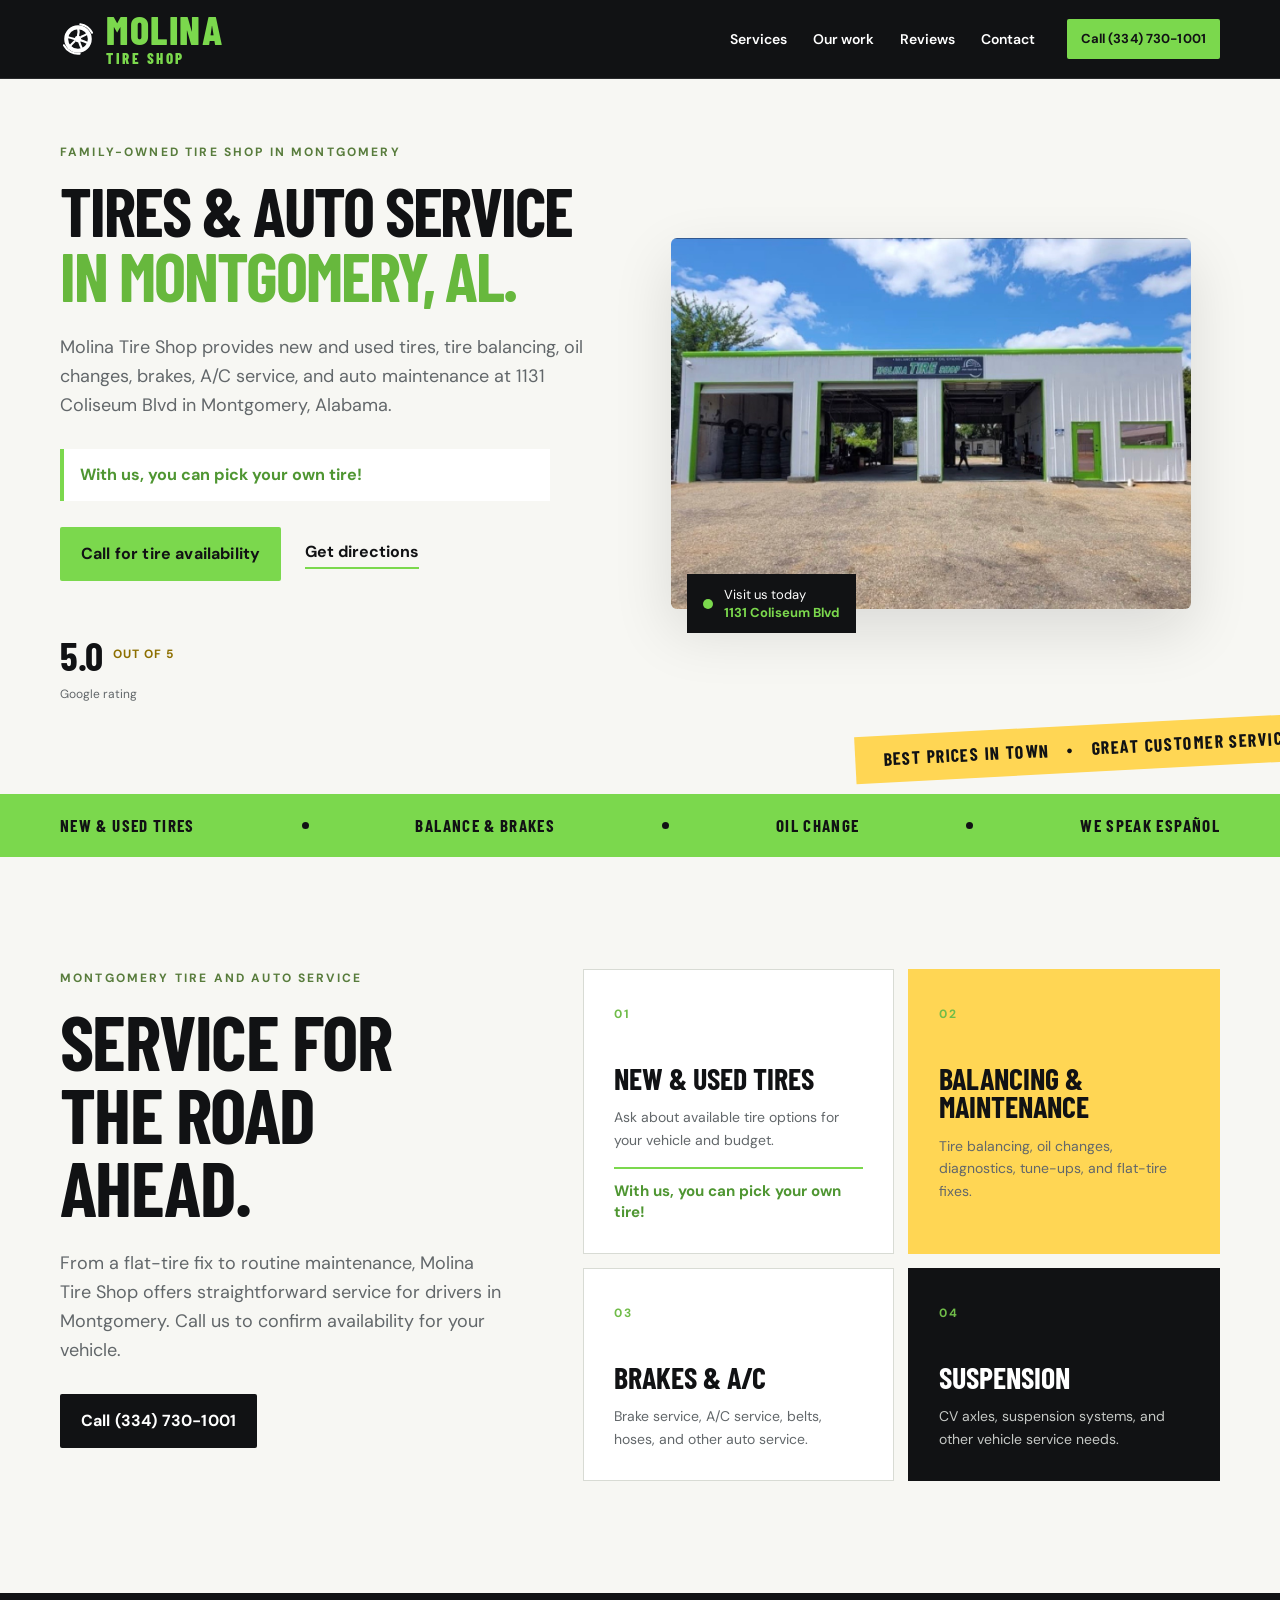
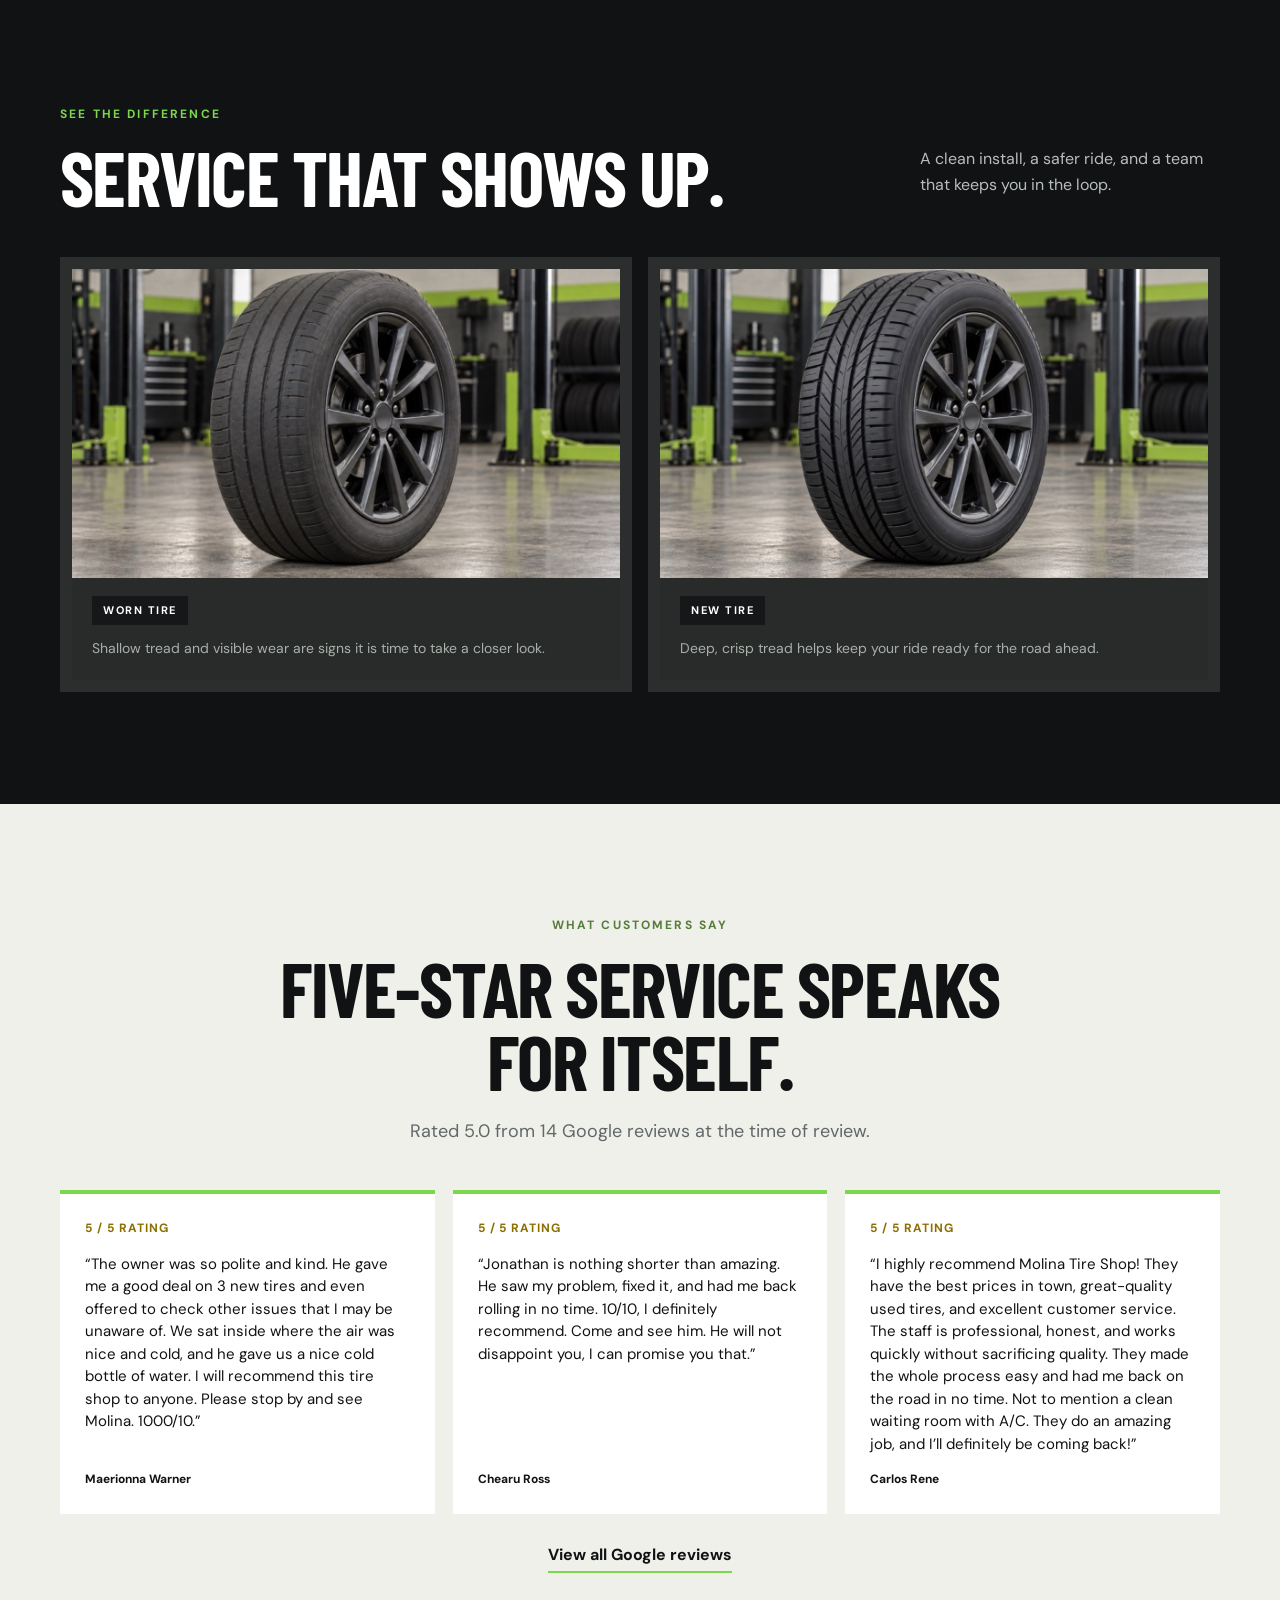
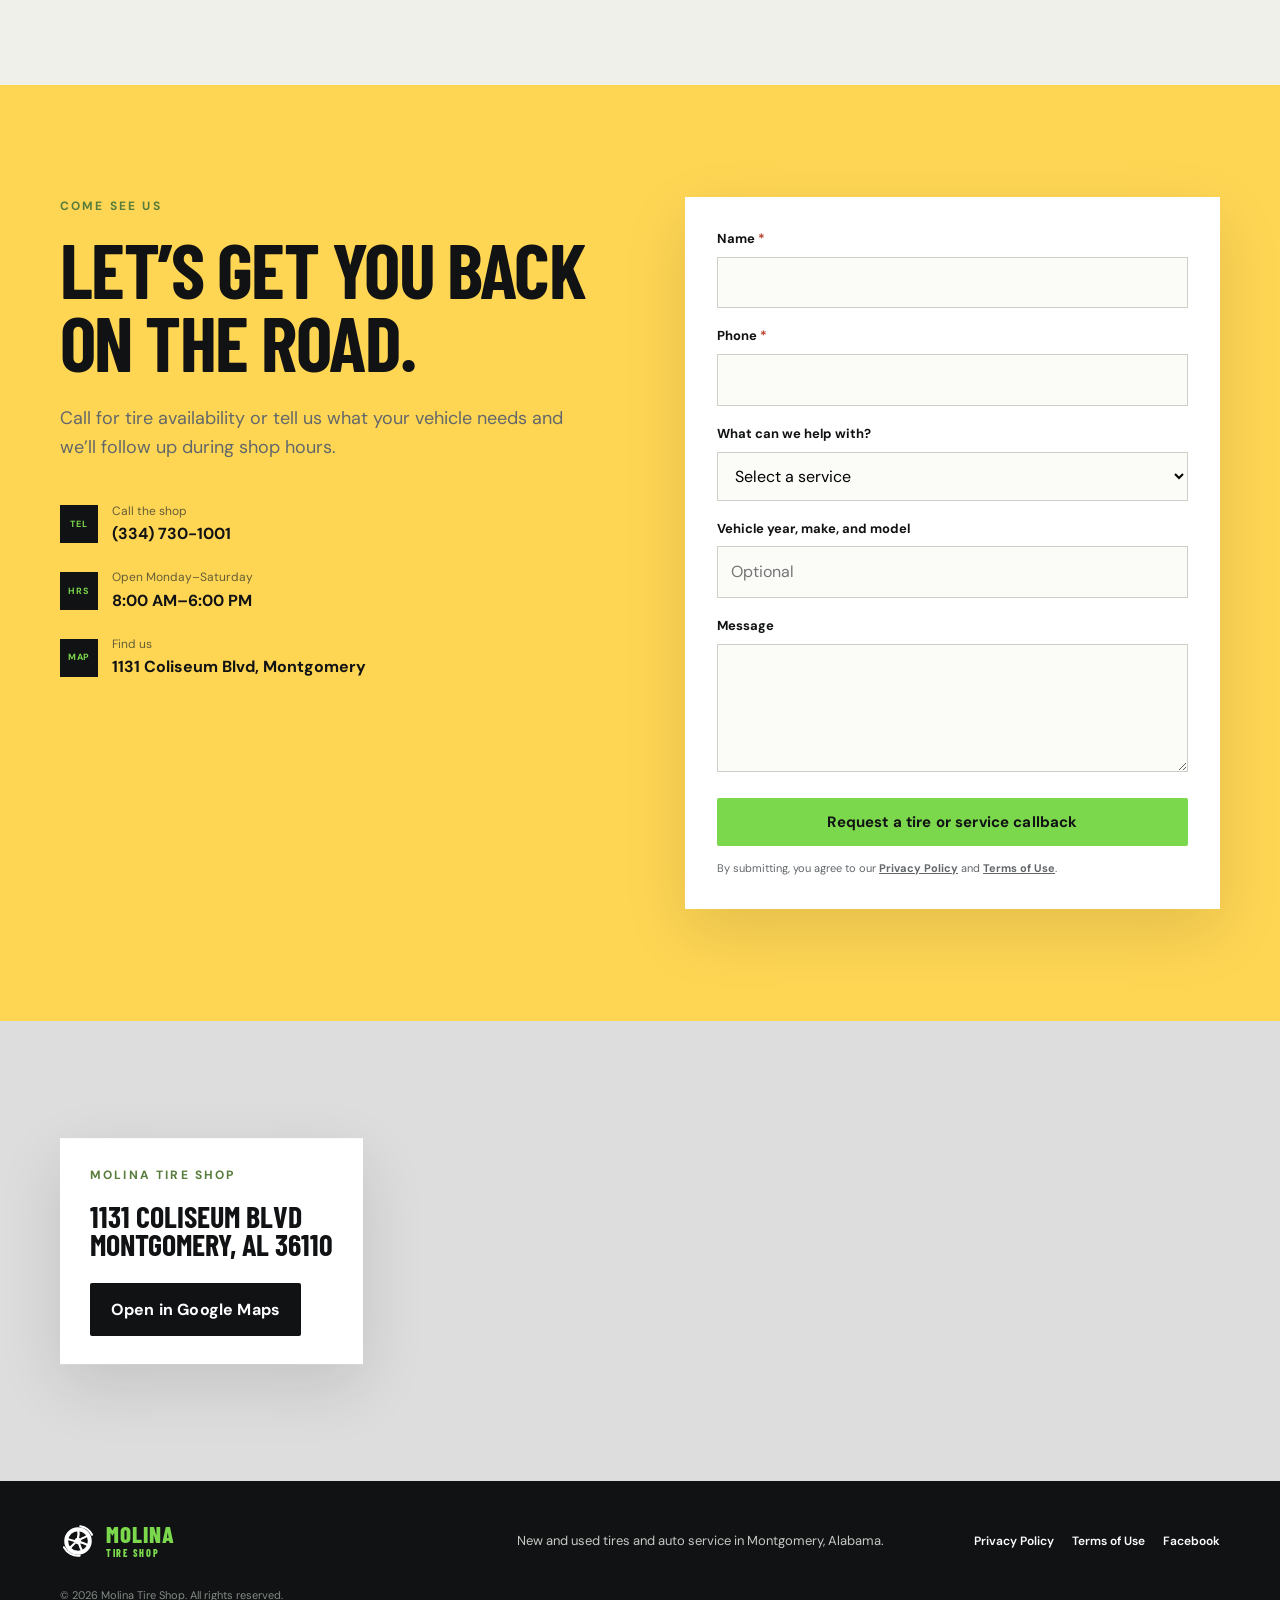
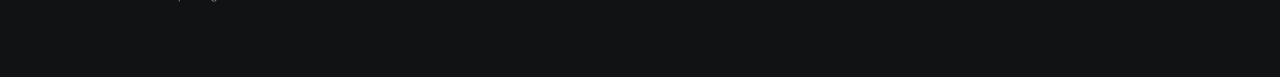
<file: index.html>
<!doctype html>
<html lang="en">
<head>
  <meta charset="utf-8">
  <meta name="viewport" content="width=device-width, initial-scale=1">
  <meta name="description" content="Molina Tire Shop provides new and used tires, tire balancing, oil changes, brakes, A/C service, and auto maintenance in Montgomery, AL. Call (334) 730-1001.">
  <meta name="robots" content="index, follow">
  <link rel="canonical" href="https://molinatireshop.com/">
  <meta property="og:type" content="website">
  <meta property="og:site_name" content="Molina Tire Shop">
  <meta property="og:title" content="Tires &amp; Auto Service in Montgomery, AL | Molina Tire Shop">
  <meta property="og:description" content="New and used tires, tire balancing, oil changes, brakes, A/C service, and auto maintenance in Montgomery, Alabama.">
  <meta property="og:url" content="https://molinatireshop.com/">
  <meta property="og:image" content="https://molinatireshop.com/images/molina-tire-shop-building.jpg">
  <meta property="og:image:alt" content="Molina Tire Shop building in Montgomery, Alabama">
  <meta name="twitter:card" content="summary">
  <meta name="twitter:title" content="Tires &amp; Auto Service in Montgomery, AL | Molina Tire Shop">
  <meta name="twitter:description" content="New and used tires, tire balancing, oil changes, brakes, A/C service, and auto maintenance in Montgomery, Alabama.">
  <meta name="twitter:image" content="https://molinatireshop.com/images/molina-tire-shop-building.jpg">
  <meta name="twitter:image:alt" content="Molina Tire Shop building in Montgomery, Alabama">
  <title>Tires &amp; Auto Service in Montgomery, AL | Molina Tire Shop</title>
  <link rel="preconnect" href="https://fonts.googleapis.com">
  <link rel="preconnect" href="https://fonts.gstatic.com" crossorigin>
  <link href="https://fonts.googleapis.com/css2?family=Barlow+Condensed:wght@500;600;700;800&family=DM+Sans:wght@400;500;600;700&display=swap" rel="stylesheet">
  <link rel="stylesheet" href="styles.css">
  <script type="application/ld+json">
  {
    "@context": "https://schema.org",
    "@type": "AutoRepair",
    "name": "Molina Tire Shop",
    "description": "New and used tires and dependable auto service in Montgomery, Alabama.",
    "url": "https://molinatireshop.com/",
    "image": "https://molinatireshop.com/images/molina-tire-shop-building.jpg",
    "logo": "https://molinatireshop.com/images/molina-tire-shop-logo.jpg",
    "telephone": "+1-334-730-1001",
    "address": {
      "@type": "PostalAddress",
      "streetAddress": "1131 Coliseum Blvd",
      "addressLocality": "Montgomery",
      "addressRegion": "AL",
      "postalCode": "36110",
      "addressCountry": "US"
    },
    "geo": {
      "@type": "GeoCoordinates",
      "latitude": 32.4066449,
      "longitude": -86.2657118
    },
    "hasMap": "https://www.google.com/maps/search/?api=1&query=32.4066449,-86.2657118",
    "areaServed": "Montgomery, Alabama",
    "openingHoursSpecification": [{
      "@type": "OpeningHoursSpecification",
      "dayOfWeek": ["Monday", "Tuesday", "Wednesday", "Thursday", "Friday", "Saturday"],
      "opens": "08:00",
      "closes": "18:00"
    }],
    "sameAs": ["https://www.facebook.com/p/Molina-Tire-Shop-61576370069839/"]
  }
  </script>
</head>
<body>
  <a class="skip-link" href="#main">Skip to content</a>
  <header class="site-header">
    <div class="container nav-wrap">
      <a class="brand" href="#top" aria-label="Molina Tire Shop home"><span class="brand-mark" aria-hidden="true"><svg viewBox="0 0 32 32" focusable="false"><circle cx="16" cy="16" r="10.5" fill="none" stroke="currentColor" stroke-width="3.5"/><circle cx="16" cy="16" r="2.8" fill="currentColor"/><path d="M16 5.5q1 4 0 7.5M25 11q-3.5 2-6 3M25.5 20q-4-2-7.5-3M20 25.5q-2-3.5-3-7M8 24q2-3.5 5-6M5.5 14q4 1 7.5 2" fill="none" stroke="currentColor" stroke-width="2" stroke-linecap="round"/><path d="M3.5 21.5a14 14 0 0 0 14 7.5M28.5 10.5A14 14 0 0 0 18 2.8" fill="none" stroke="currentColor" stroke-width="1.8" stroke-linecap="round"/></svg></span><span>MOLINA<small>TIRE SHOP</small></span></a>
      <nav class="main-nav" aria-label="Primary navigation">
        <a href="#services">Services</a><a href="#results">Our work</a><a href="#reviews">Reviews</a><a href="#contact">Contact</a>
      </nav>
      <a class="button button-small button-lime" href="tel:+13347301001">Call (334) 730-1001</a>
    </div>
  </header>

  <main id="main">
    <section class="hero" id="top">
      <div class="hero-grid container">
        <div class="hero-copy">
          <p class="eyebrow">Family-owned tire shop in Montgomery</p>
          <h1>Tires &amp; auto service<br><span>in Montgomery, AL.</span></h1>
          <p class="hero-lede">Molina Tire Shop provides new and used tires, tire balancing, oil changes, brakes, A/C service, and auto maintenance at 1131 Coliseum Blvd in Montgomery, Alabama.</p>
          <p class="hero-tire-choice"><strong>With us, you can pick your own tire!</strong></p>
          <div class="hero-actions"><a class="button button-primary" href="tel:+13347301001">Call for tire availability</a><a class="text-link" href="https://www.google.com/maps/place/Molina+Tire+Shop/@32.4066449,-86.2657118,818m/data=!3m1!1e3!4m8!3m7!1s0x888e8fbb69a95941:0x6019c514ec66f010!8m2!3d32.4066449!4d-86.2657118!9m1!1b1!16s%2Fg%2F11xfs0sfp1?entry=ttu&amp;g_ep=EgoyMDI2MTAyOC4wIKXMDSoASAFQAw%3D%3D" target="_blank" rel="noopener noreferrer">Get directions</a></div>
          <div class="hero-proof"><div><strong>5.0</strong><span class="rating">out of 5</span><small>Google rating</small></div></div>
        </div>
        <div class="hero-photo-wrap"><div class="hero-photo-frame"><img class="hero-photo" src="images/molina-tire-shop-building.jpg" alt="Molina Tire Shop building in Montgomery, Alabama" width="1800" height="839" fetchpriority="high" decoding="async"></div><div class="photo-note"><span class="photo-dot"></span><span>Visit us today<br><strong>1131 Coliseum Blvd</strong></span></div></div>
      </div>
      <div class="tape tape-yellow">BEST PRICES IN TOWN <span>•</span> GREAT CUSTOMER SERVICE</div>
    </section>

    <section class="service-strip" aria-label="Shop highlights"><div class="container strip-grid"><span>NEW &amp; USED TIRES</span><i></i><span>BALANCE &amp; BRAKES</span><i></i><span>OIL CHANGE</span><i></i><span>WE SPEAK ESPAÑOL</span></div></section>

    <section class="section services-section" id="services"><div class="container section-grid"><div><p class="eyebrow">Montgomery tire and auto service</p><h2>Service for the road ahead.</h2><p class="section-lede">From a flat-tire fix to routine maintenance, Molina Tire Shop offers straightforward service for drivers in Montgomery. Call us to confirm availability for your vehicle.</p><a class="button button-dark" href="tel:+13347301001">Call (334) 730-1001</a></div><div class="service-cards"><article class="service-card"><span class="service-number">01</span><h3>New &amp; used tires</h3><p>Ask about available tire options for your vehicle and budget.</p><p class="card-choice-note"><strong>With us, you can pick your own tire!</strong></p></article><article class="service-card service-card-accent"><span class="service-number">02</span><h3>Balancing &amp; maintenance</h3><p>Tire balancing, oil changes, diagnostics, tune-ups, and flat-tire fixes.</p></article><article class="service-card"><span class="service-number">03</span><h3>Brakes &amp; A/C</h3><p>Brake service, A/C service, belts, hoses, and other auto service.</p></article><article class="service-card service-card-dark"><span class="service-number">04</span><h3>Suspension</h3><p>CV axles, suspension systems, and other vehicle service needs.</p></article></div></div></section>

    <section class="section results-section" id="results"><div class="container"><div class="section-heading-row"><div><p class="eyebrow">See the difference</p><h2>Service that shows up.</h2></div><p class="heading-aside">A clean install, a safer ride, and a team that keeps you in the loop.</p></div><div class="tire-comparison"><article class="tire-card"><img src="assets/worn-tire-service.jpg" alt="Worn tire with shallow tread at Molina Tire Shop" width="1200" height="675" loading="lazy" decoding="async"><div><span class="compare-label">Worn tire</span><p>Shallow tread and visible wear are signs it is time to take a closer look.</p></div></article><article class="tire-card"><img src="assets/new-tire-service.jpg" alt="New tire with deep, crisp tread at Molina Tire Shop" width="1200" height="675" loading="lazy" decoding="async"><div><span class="compare-label">New tire</span><p>Deep, crisp tread helps keep your ride ready for the road ahead.</p></div></article></div></div></section>

    <section class="section reviews-section" id="reviews"><div class="container reviews-wrap"><div class="reviews-heading"><p class="eyebrow">What customers say</p><h2>Five-star service speaks for itself.</h2><p class="section-lede">Rated 5.0 from 14 Google reviews at the time of review.</p></div><div class="review-cards"><blockquote><div class="rating">5 / 5 rating</div><p>“The owner was so polite and kind. He gave me a good deal on 3 new tires and even offered to check other issues that I may be unaware of. We sat inside where the air was nice and cold, and he gave us a nice cold bottle of water. I will recommend this tire shop to anyone. Please stop by and see Molina. 1000/10.”</p><cite>Maerionna Warner</cite></blockquote><blockquote><div class="rating">5 / 5 rating</div><p>“Jonathan is nothing shorter than amazing. He saw my problem, fixed it, and had me back rolling in no time. 10/10, I definitely recommend. Come and see him. He will not disappoint you, I can promise you that.”</p><cite>Chearu Ross</cite></blockquote><blockquote><div class="rating">5 / 5 rating</div><p>“I highly recommend Molina Tire Shop! They have the best prices in town, great-quality used tires, and excellent customer service. The staff is professional, honest, and works quickly without sacrificing quality. They made the whole process easy and had me back on the road in no time. Not to mention a clean waiting room with A/C. They do an amazing job, and I’ll definitely be coming back!”</p><cite>Carlos Rene</cite></blockquote></div><a class="text-link reviews-link" href="https://www.google.com/maps/place/Molina+Tire+Shop/@32.4066449,-86.2657118,818m/data=!3m1!1e3!4m8!3m7!1s0x888e8fbb69a95941:0x6019c514ec66f010!8m2!3d32.4066449!4d-86.2657118!9m1!1b1!16s%2Fg%2F11xfs0sfp1?entry=ttu&amp;g_ep=EgoyMDI2MTAyOC4wIKXMDSoASAFQAw%3D%3D" target="_blank" rel="noopener noreferrer">View all Google reviews</a></div></section>

    <section class="section visit-section" id="contact"><div class="container contact-grid"><div class="contact-copy"><p class="eyebrow">Come see us</p><h2>Let’s get you back on the road.</h2><p class="section-lede">Call for tire availability or tell us what your vehicle needs and we’ll follow up during shop hours.</p><div class="contact-details"><a href="tel:+13347301001"><span class="detail-icon">TEL</span><span><small>Call the shop</small><strong>(334) 730-1001</strong></span></a><div><span class="detail-icon">HRS</span><span><small>Open Monday–Saturday</small><strong>8:00 AM–6:00 PM</strong></span></div><a href="https://www.google.com/maps/place/Molina+Tire+Shop/@32.4066449,-86.2657118,818m/data=!3m1!1e3!4m8!3m7!1s0x888e8fbb69a95941:0x6019c514ec66f010!8m2!3d32.4066449!4d-86.2657118!9m1!1b1!16s%2Fg%2F11xfs0sfp1?entry=ttu&amp;g_ep=EgoyMDI2MTAyOC4wIKXMDSoASAFQAw%3D%3D" target="_blank" rel="noopener noreferrer"><span class="detail-icon">MAP</span><span><small>Find us</small><strong>1131 Coliseum Blvd, Montgomery</strong></span></a></div></div><form class="lead-form" name="contact" method="POST" data-netlify="true" data-netlify-honeypot="bot-field" netlify-honeypot="bot-field" accept-charset="UTF-8" action="/thank-you.html"><input type="hidden" name="form-name" value="contact"><p class="hidden"><label>Don’t fill this out if you’re human: <input name="bot-field" tabindex="-1" autocomplete="off"></label></p><div class="form-row"><label for="name">Name <span>*</span></label><input id="name" name="name" type="text" autocomplete="name" required></div><div class="form-row"><label for="phone">Phone <span>*</span></label><input id="phone" name="phone" type="tel" autocomplete="tel" required></div><div class="form-row"><label for="service">What can we help with?</label><select id="service" name="service"><option value="">Select a service</option><option value="New or used tires">New or used tires</option><option value="Balance or flat tire">Balance or flat tire</option><option value="Oil change or maintenance">Oil change or maintenance</option><option value="Brakes or A/C service">Brakes or A/C service</option><option value="Something else">Something else</option></select></div><div class="form-row"><label for="vehicle">Vehicle year, make, and model</label><input id="vehicle" name="vehicle" type="text" autocomplete="off" placeholder="Optional"></div><div class="form-row"><label for="message">Message</label><textarea id="message" name="message" rows="4"></textarea></div><button class="button button-primary button-full" type="submit">Request a tire or service callback</button><p class="form-fineprint">By submitting, you agree to our <a href="privacy.html">Privacy Policy</a> and <a href="terms.html">Terms of Use</a>.</p></form></div></section>

    <section class="map-section"><iframe title="Map showing Molina Tire Shop in Montgomery, Alabama" src="https://www.google.com/maps?q=Molina+Tire+Shop,+1131+Coliseum+Blvd,+Montgomery,+AL+36110&output=embed" loading="lazy" referrerpolicy="no-referrer-when-downgrade"></iframe><div class="map-card"><p class="eyebrow">Molina Tire Shop</p><h3>1131 Coliseum Blvd<br>Montgomery, AL 36110</h3><a class="button button-dark" href="https://www.google.com/maps/place/Molina+Tire+Shop/@32.4066449,-86.2657118,818m/data=!3m1!1e3!4m8!3m7!1s0x888e8fbb69a95941:0x6019c514ec66f010!8m2!3d32.4066449!4d-86.2657118!9m1!1b1!16s%2Fg%2F11xfs0sfp1?entry=ttu&amp;g_ep=EgoyMDI2MTAyOC4wIKXMDSoASAFQAw%3D%3D" target="_blank" rel="noopener noreferrer">Open in Google Maps</a></div></section>
  </main>

  <footer class="site-footer"><div class="container footer-wrap"><a class="brand brand-footer" href="#top"><span class="brand-mark" aria-hidden="true"><svg viewBox="0 0 32 32" focusable="false"><circle cx="16" cy="16" r="10.5" fill="none" stroke="currentColor" stroke-width="3.5"/><circle cx="16" cy="16" r="2.8" fill="currentColor"/><path d="M16 5.5q1 4 0 7.5M25 11q-3.5 2-6 3M25.5 20q-4-2-7.5-3M20 25.5q-2-3.5-3-7M8 24q2-3.5 5-6M5.5 14q4 1 7.5 2" fill="none" stroke="currentColor" stroke-width="2" stroke-linecap="round"/><path d="M3.5 21.5a14 14 0 0 0 14 7.5M28.5 10.5A14 14 0 0 0 18 2.8" fill="none" stroke="currentColor" stroke-width="1.8" stroke-linecap="round"/></svg></span><span>MOLINA<small>TIRE SHOP</small></span></a><p>New and used tires and auto service in Montgomery, Alabama.</p><div class="footer-links"><a href="privacy.html">Privacy Policy</a><a href="terms.html">Terms of Use</a><a href="https://www.facebook.com/p/Molina-Tire-Shop-61576370069839/" target="_blank" rel="noopener noreferrer">Facebook</a></div><small class="copyright">© 2026 Molina Tire Shop. All rights reserved.</small></div></footer>
  <a class="mobile-call" href="tel:+13347301001"><span class="phone-icon">TEL</span><span>Call now</span><strong>(334) 730-1001</strong></a>
</body>
</html>
</file>
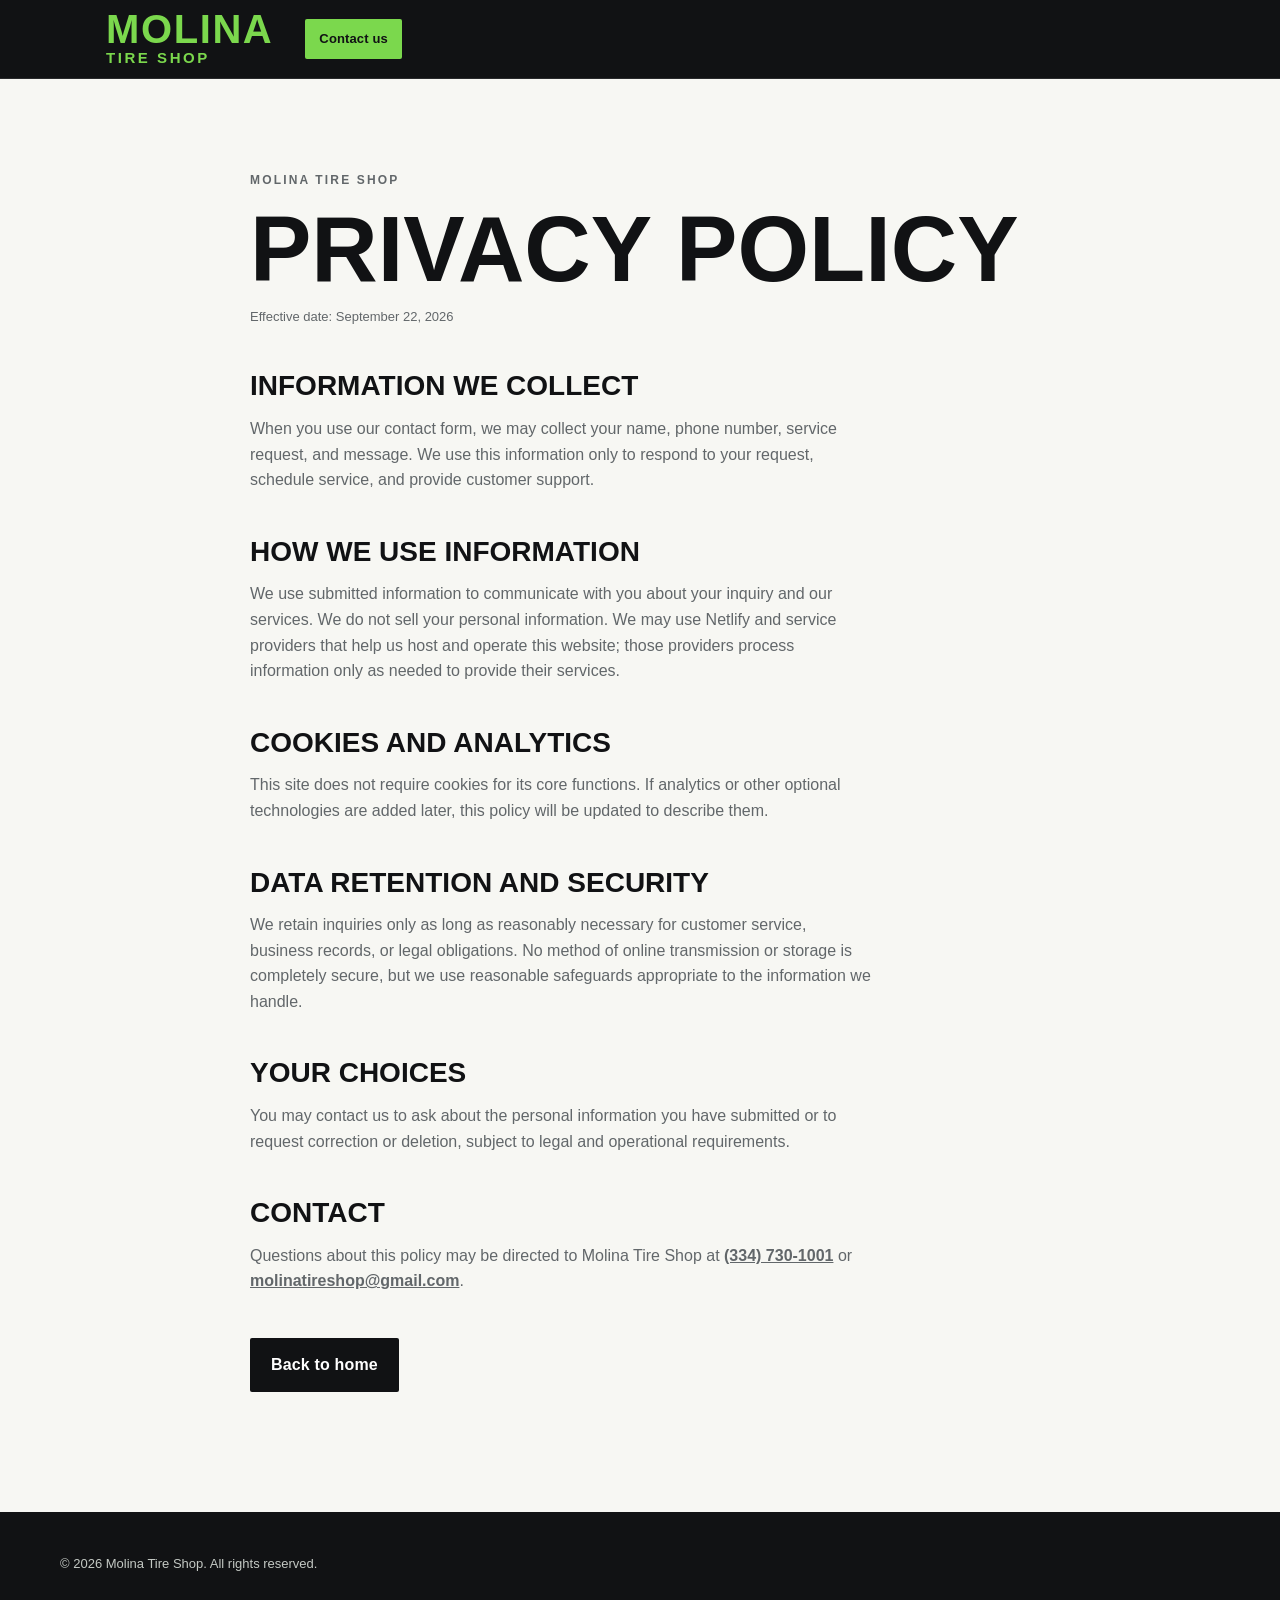
<file: privacy.html>
<!doctype html><html lang="en"><head><meta charset="utf-8"><meta name="viewport" content="width=device-width, initial-scale=1"><title>Privacy Policy | Molina Tire Shop</title><link rel="stylesheet" href="styles.css"></head><body><header class="site-header"><div class="container nav-wrap"><a class="brand" href="index.html"><span class="brand-mark">»</span><span>MOLINA<small>TIRE SHOP</small></span></a><a class="button button-small button-lime" href="index.html#contact">Contact us</a></div></header><main class="legal-page"><div class="container legal-copy"><p class="eyebrow">Molina Tire Shop</p><h1>Privacy Policy</h1><p class="legal-date">Effective date: September 22, 2026</p><h2>Information we collect</h2><p>When you use our contact form, we may collect your name, phone number, service request, and message. We use this information only to respond to your request, schedule service, and provide customer support.</p><h2>How we use information</h2><p>We use submitted information to communicate with you about your inquiry and our services. We do not sell your personal information. We may use Netlify and service providers that help us host and operate this website; those providers process information only as needed to provide their services.</p><h2>Cookies and analytics</h2><p>This site does not require cookies for its core functions. If analytics or other optional technologies are added later, this policy will be updated to describe them.</p><h2>Data retention and security</h2><p>We retain inquiries only as long as reasonably necessary for customer service, business records, or legal obligations. No method of online transmission or storage is completely secure, but we use reasonable safeguards appropriate to the information we handle.</p><h2>Your choices</h2><p>You may contact us to ask about the personal information you have submitted or to request correction or deletion, subject to legal and operational requirements.</p><h2>Contact</h2><p>Questions about this policy may be directed to Molina Tire Shop at <a href="tel:+13347301001">(334) 730-1001</a> or <a href="mailto:molinatireshop@gmail.com">molinatireshop@gmail.com</a>.</p><a class="button button-dark" href="index.html">Back to home</a></div></main><footer class="site-footer"><div class="container footer-wrap"><p>© 2026 Molina Tire Shop. All rights reserved.</p></div></footer></body></html>
</file>
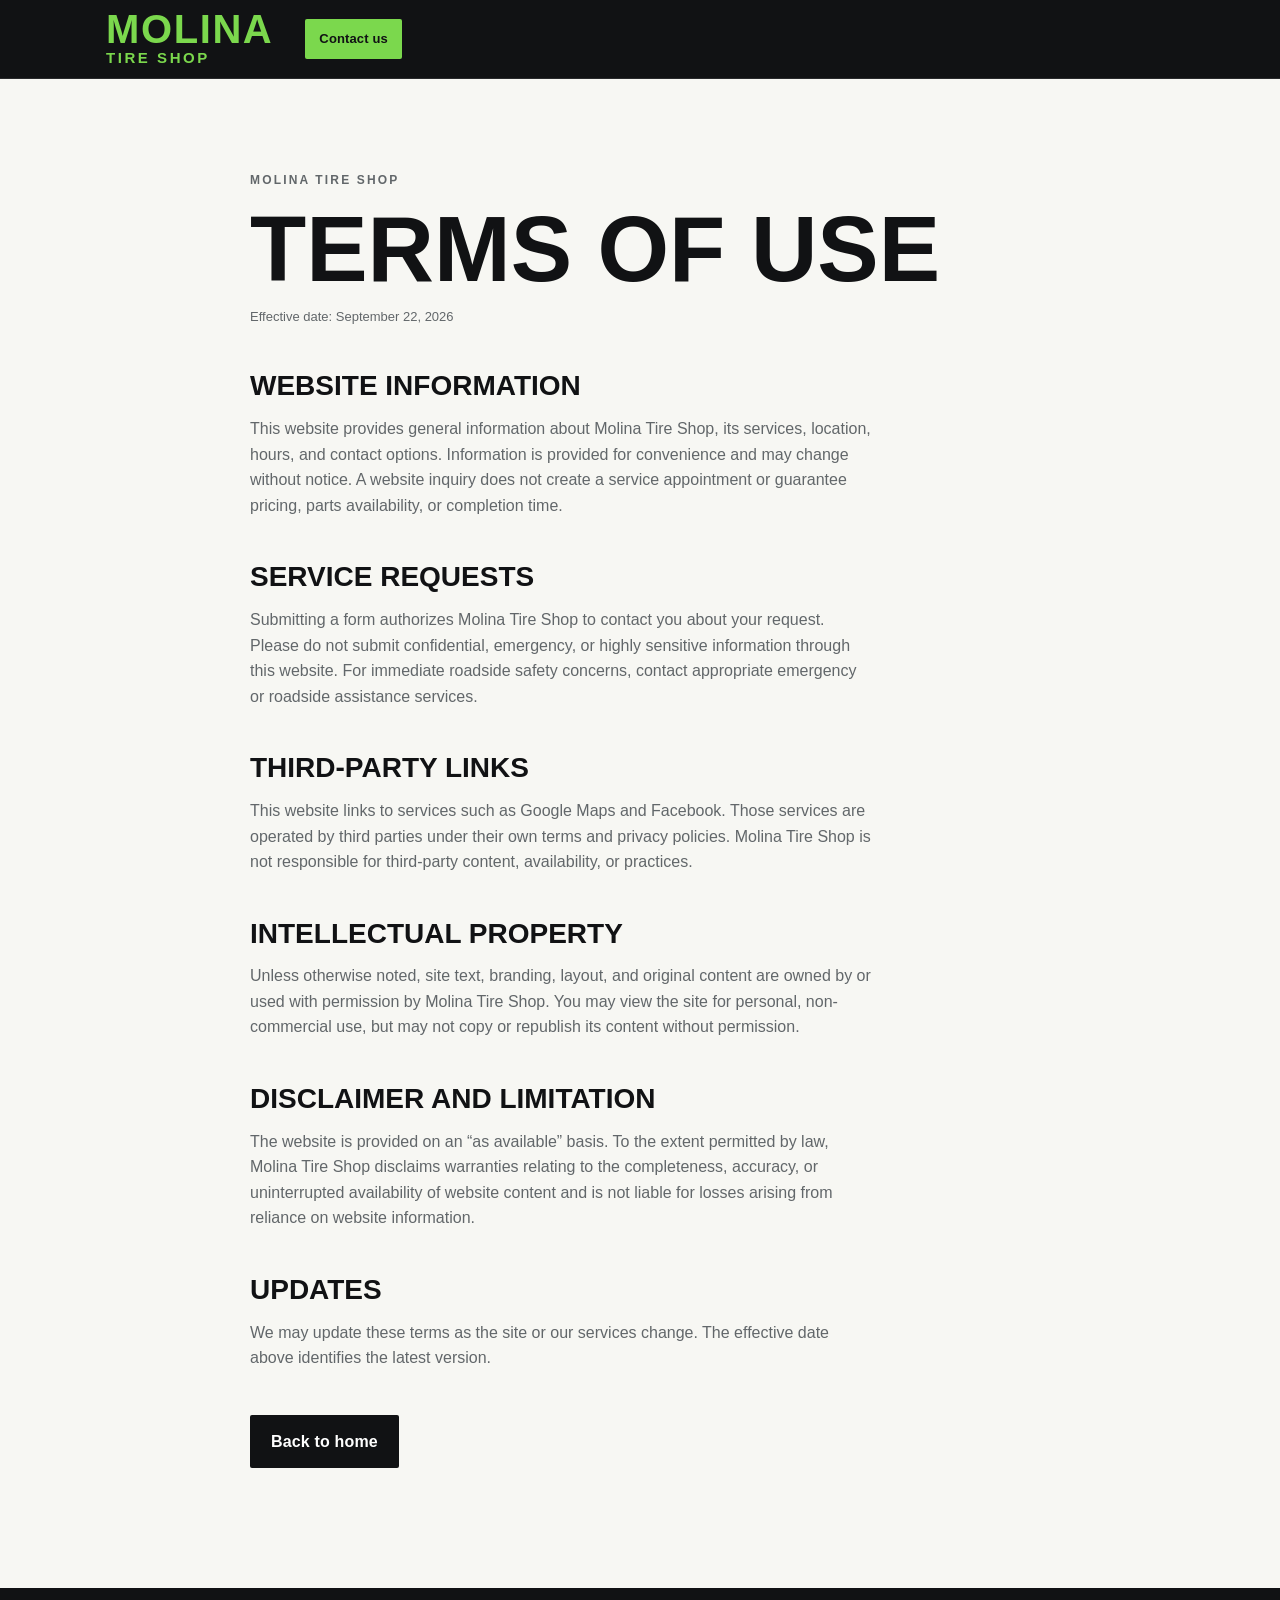
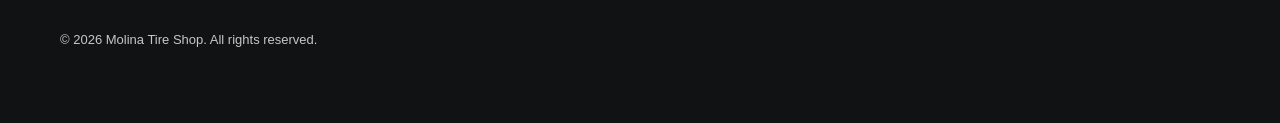
<file: terms.html>
<!doctype html><html lang="en"><head><meta charset="utf-8"><meta name="viewport" content="width=device-width, initial-scale=1"><title>Terms of Use | Molina Tire Shop</title><link rel="stylesheet" href="styles.css"></head><body><header class="site-header"><div class="container nav-wrap"><a class="brand" href="index.html"><span class="brand-mark">»</span><span>MOLINA<small>TIRE SHOP</small></span></a><a class="button button-small button-lime" href="index.html#contact">Contact us</a></div></header><main class="legal-page"><div class="container legal-copy"><p class="eyebrow">Molina Tire Shop</p><h1>Terms of Use</h1><p class="legal-date">Effective date: September 22, 2026</p><h2>Website information</h2><p>This website provides general information about Molina Tire Shop, its services, location, hours, and contact options. Information is provided for convenience and may change without notice. A website inquiry does not create a service appointment or guarantee pricing, parts availability, or completion time.</p><h2>Service requests</h2><p>Submitting a form authorizes Molina Tire Shop to contact you about your request. Please do not submit confidential, emergency, or highly sensitive information through this website. For immediate roadside safety concerns, contact appropriate emergency or roadside assistance services.</p><h2>Third-party links</h2><p>This website links to services such as Google Maps and Facebook. Those services are operated by third parties under their own terms and privacy policies. Molina Tire Shop is not responsible for third-party content, availability, or practices.</p><h2>Intellectual property</h2><p>Unless otherwise noted, site text, branding, layout, and original content are owned by or used with permission by Molina Tire Shop. You may view the site for personal, non-commercial use, but may not copy or republish its content without permission.</p><h2>Disclaimer and limitation</h2><p>The website is provided on an “as available” basis. To the extent permitted by law, Molina Tire Shop disclaims warranties relating to the completeness, accuracy, or uninterrupted availability of website content and is not liable for losses arising from reliance on website information.</p><h2>Updates</h2><p>We may update these terms as the site or our services change. The effective date above identifies the latest version.</p><a class="button button-dark" href="index.html">Back to home</a></div></main><footer class="site-footer"><div class="container footer-wrap"><p>© 2026 Molina Tire Shop. All rights reserved.</p></div></footer></body></html>
</file>
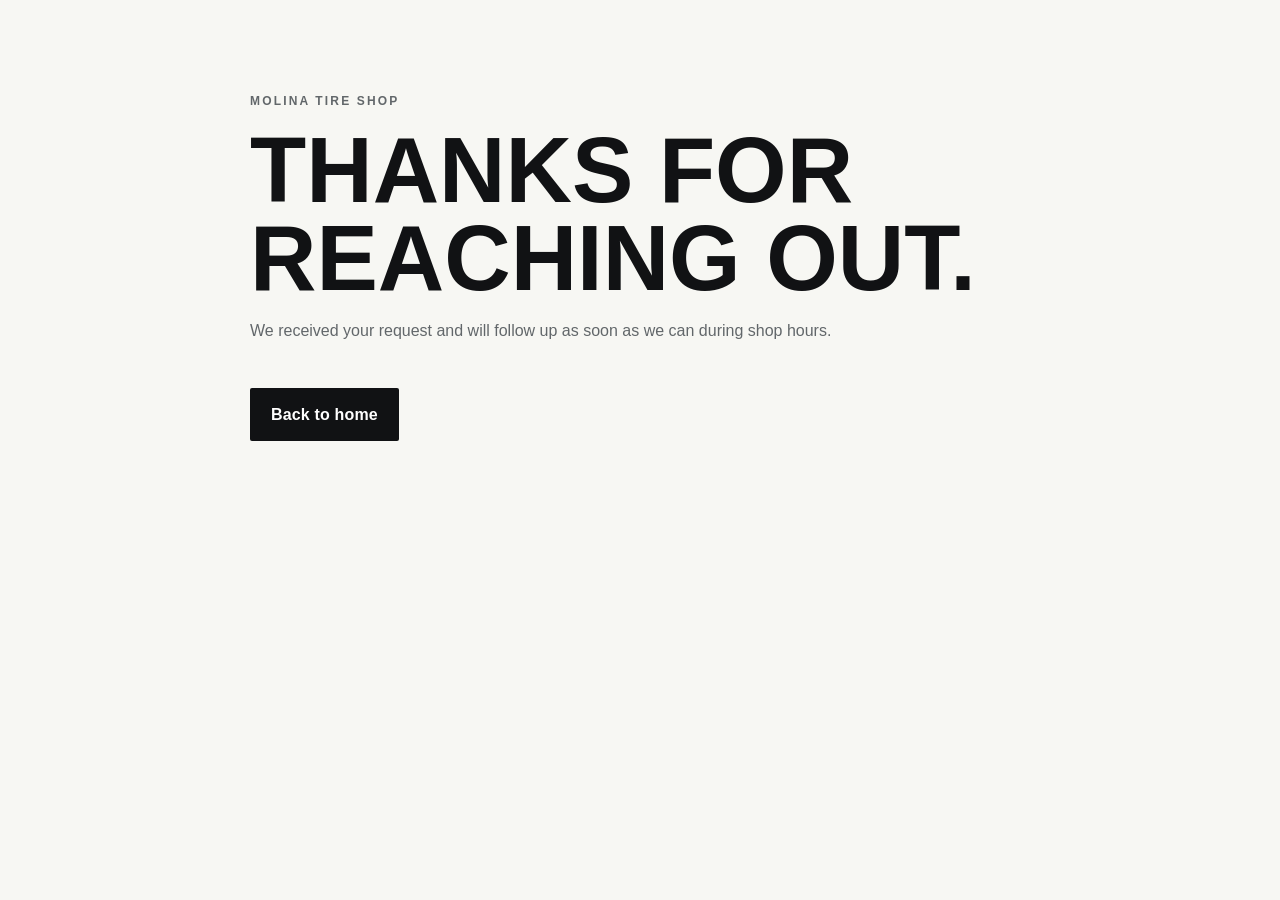
<file: thank-you.html>
<!doctype html><html lang="en"><head><meta charset="utf-8"><meta name="viewport" content="width=device-width, initial-scale=1"><meta name="robots" content="noindex, nofollow"><title>Thanks | Molina Tire Shop</title><link rel="stylesheet" href="styles.css"></head><body><main class="legal-page"><div class="container legal-copy"><p class="eyebrow">Molina Tire Shop</p><h1>Thanks for reaching out.</h1><p>We received your request and will follow up as soon as we can during shop hours.</p><a class="button button-dark" href="index.html">Back to home</a></div></main></body></html>
</file>
<file: styles.css>
:root{--ink:#111214;--muted:#62676a;--lime:#7bd84d;--lime-bright:#9af765;--yellow:#ffd654;--paper:#f7f7f3;--line:#d8dbd4;--white:#fff;--shadow:0 22px 60px rgba(17,18,20,.12)}*{box-sizing:border-box}html{scroll-behavior:smooth}body{margin:0;background:var(--paper);color:var(--ink);font-family:'DM Sans',sans-serif;font-size:16px;line-height:1.6}.container{width:min(1160px,calc(100% - 48px));margin:0 auto}.skip-link{position:absolute;left:12px;top:-50px;background:var(--yellow);color:var(--ink);padding:8px 12px;z-index:100}.skip-link:focus{top:12px}a{color:inherit}.site-header{background:var(--ink);color:#fff;position:sticky;top:0;z-index:20;border-bottom:1px solid rgba(255,255,255,.1)}.nav-wrap{min-height:78px;display:flex;align-items:center;gap:32px}.brand{display:flex;align-items:center;gap:10px;text-decoration:none;font-family:'Barlow Condensed',sans-serif;font-size:28px;font-weight:800;letter-spacing:.04em;line-height:.7}.brand small{display:block;font-size:12px;letter-spacing:.17em;margin-top:8px}.brand-mark{font-size:54px;line-height:.5;color:var(--lime);letter-spacing:-.18em}.main-nav{display:flex;gap:26px;margin-left:auto}.main-nav a,.footer-links a{text-decoration:none;font-size:14px;font-weight:600}.main-nav a:hover,.footer-links a:hover{color:var(--lime)}.button{display:inline-flex;align-items:center;justify-content:center;gap:14px;border:0;border-radius:2px;padding:14px 21px;text-decoration:none;font-weight:700;letter-spacing:.01em;transition:transform .2s,background .2s}.button:hover{transform:translateY(-2px)}.button-primary{background:var(--lime);color:var(--ink)}.button-primary:hover{background:var(--lime-bright)}.button-dark{background:var(--ink);color:#fff}.button-lime{background:var(--lime);color:var(--ink)}.button-small{padding:10px 14px;font-size:13px}.button-full{width:100%;cursor:pointer;font-family:inherit;font-size:15px}.hero{position:relative;overflow:hidden;background:var(--paper);padding:88px 0 110px}.hero-grid{display:grid;grid-template-columns:1fr 1.08fr;gap:68px;align-items:center}.eyebrow{margin:0 0 16px;text-transform:uppercase;font-size:12px;font-weight:700;letter-spacing:.18em;color:#587c3c}.hero h1,h2,h3{font-family:'Barlow Condensed',sans-serif;margin:0;line-height:.95;text-transform:uppercase}.hero h1{font-size:clamp(62px,8vw,108px);letter-spacing:-.03em}.hero h1 span{color:#67b83d}.hero-lede,.section-lede{font-size:18px;color:var(--muted);max-width:560px;margin:26px 0 30px}.hero-actions{display:flex;align-items:center;gap:24px;flex-wrap:wrap}.text-link{font-weight:700;text-decoration:none;border-bottom:2px solid var(--lime);padding-bottom:3px}.text-link:hover{border-color:var(--ink)}.hero-proof{display:flex;gap:24px;align-items:center;margin-top:54px}.hero-proof div:not(.proof-rule){display:flex;align-items:center;gap:10px;flex-wrap:wrap;max-width:160px}.hero-proof strong{font-family:'Barlow Condensed',sans-serif;font-size:40px;line-height:1}.hero-proof small{font-size:12px;color:var(--muted);width:100%}.proof-rule{width:1px;height:48px;background:var(--line)}.stars{color:#e2b200;letter-spacing:.12em;font-size:14px}.hero-photo-wrap{position:relative}.hero-photo{display:block;width:100%;aspect-ratio:1.85;object-fit:cover;object-position:center;border-radius:2px;box-shadow:var(--shadow)}.photo-note{position:absolute;bottom:-24px;left:-24px;background:var(--ink);color:#fff;padding:16px 18px;display:flex;align-items:center;gap:11px;font-size:13px;line-height:1.35}.photo-note strong{color:var(--lime)}.photo-dot{width:10px;height:10px;background:var(--lime);border-radius:50%}.tape{position:absolute;bottom:22px;right:-40px;transform:rotate(-3deg);font-family:'Barlow Condensed',sans-serif;font-weight:700;letter-spacing:.08em;padding:9px 28px;font-size:18px}.tape-yellow{background:var(--yellow)}.tape span{margin:0 12px}.service-strip{background:var(--lime);padding:18px 0}.strip-grid{display:flex;justify-content:space-between;align-items:center;gap:14px;font-family:'Barlow Condensed',sans-serif;font-size:17px;font-weight:700;letter-spacing:.08em}.strip-grid i{display:block;width:7px;height:7px;background:var(--ink);border-radius:50%}.section{padding:112px 0}.section-grid{display:grid;grid-template-columns:.82fr 1.18fr;gap:80px;align-items:start}.section h2{font-size:clamp(50px,6vw,78px);letter-spacing:-.02em}.service-cards{display:grid;grid-template-columns:1fr 1fr;gap:14px}.service-card{background:#fff;border:1px solid var(--line);padding:30px;min-height:210px}.service-card-accent{background:var(--yellow);border-color:var(--yellow)}.service-card-dark{background:var(--ink);color:#fff;border-color:var(--ink)}.service-number{color:#70bc49;font-size:12px;font-weight:700;letter-spacing:.16em}.service-card h3{font-size:30px;margin-top:38px}.service-card p{color:var(--muted);font-size:14px;margin-bottom:0}.service-card-dark p{color:#c6c9c6}.results-section{background:var(--ink);color:#fff}.results-section .eyebrow{color:var(--lime)}.section-heading-row{display:flex;justify-content:space-between;align-items:end;gap:30px;margin-bottom:44px}.heading-aside{max-width:300px;color:#b8beb9}.comparison{height:min(52vw,600px);min-height:340px;position:relative;overflow:hidden;background:#292b2b;border:12px solid #2c2e2e}.comparison-layer{position:absolute;inset:0}.comparison-layer img{height:100%;width:100%;object-fit:cover;object-position:center}.comparison-after{z-index:1}.comparison-before{z-index:2;width:50%;overflow:hidden}.comparison-before img{width:100vw;max-width:none}.comparison-line{position:absolute;z-index:3;top:0;bottom:0;left:50%;width:2px;background:#fff;transform:translateX(-1px);pointer-events:none}.comparison-handle{position:absolute;top:50%;left:50%;display:grid;place-items:center;width:48px;height:48px;border-radius:50%;background:var(--lime);color:var(--ink);font-size:22px;font-weight:700;transform:translate(-50%,-50%);box-shadow:0 4px 20px #0006}.comparison-range{position:absolute;inset:0;width:100%;height:100%;opacity:0;z-index:4;cursor:ew-resize}.compare-label{position:absolute;top:20px;background:rgba(17,18,20,.8);color:#fff;padding:6px 11px;font-size:11px;font-weight:700;text-transform:uppercase;letter-spacing:.14em}.before-label{left:20px}.after-label{right:20px}.comparison-caption{font-size:13px;color:#a9b0aa;margin:18px 0 0}.reviews-section{background:#eef0e9}.reviews-wrap{display:grid;grid-template-columns:.72fr 1.28fr;gap:70px}.review-cards{display:grid;grid-template-columns:repeat(3,1fr);gap:14px}.review-cards blockquote{background:#fff;margin:0;padding:25px;border-top:4px solid var(--lime);display:flex;flex-direction:column}.review-cards p{font-size:15px;line-height:1.5;min-height:120px}.review-cards cite{font-size:12px;font-style:normal;font-weight:700;margin-top:auto}.visit-section{background:var(--yellow)}.contact-grid{display:grid;grid-template-columns:1fr 1fr;gap:90px;align-items:start}.contact-details{display:grid;gap:22px;margin-top:40px}.contact-details>a,.contact-details>div{display:flex;gap:14px;align-items:center;text-decoration:none}.detail-icon{width:38px;height:38px;background:var(--ink);color:var(--lime);display:grid;place-items:center;font-size:9px;font-weight:700;letter-spacing:.08em}.contact-details small,.contact-details strong{display:block}.contact-details small{font-size:12px;color:#635d36}.contact-details strong{font-size:16px}.lead-form{background:#fff;padding:32px;box-shadow:var(--shadow)}.form-row{margin-bottom:18px}.form-row label{display:block;font-size:13px;font-weight:700;margin-bottom:7px}.form-row label span{color:#b63e27}.form-row input,.form-row select,.form-row textarea{width:100%;border:1px solid #ccd0c8;background:#fbfcf8;padding:12px 13px;font:inherit;border-radius:0}.form-row textarea{resize:vertical;min-height:100px}.form-row input:focus,.form-row select:focus,.form-row textarea:focus{outline:3px solid rgba(123,216,77,.35);border-color:#62b43d}.form-fineprint{font-size:11px;color:var(--muted);margin:14px 0 0}.form-fineprint a{font-weight:700}.hidden{position:absolute;left:-9999px}.map-section{height:460px;position:relative;background:#ddd}.map-section iframe{width:100%;height:100%;border:0;filter:grayscale(1) contrast(1.08)}.map-card{position:absolute;top:50%;left:max(24px,calc((100% - 1160px)/2));transform:translateY(-50%);background:#fff;padding:28px 30px;box-shadow:var(--shadow);max-width:340px}.map-card h3{font-size:30px;margin-bottom:24px}.site-footer{background:var(--ink);color:#fff;padding:42px 0 72px}.footer-wrap{display:grid;grid-template-columns:1fr 1fr auto;gap:28px;align-items:center}.brand-footer{font-size:23px}.brand-footer .brand-mark{font-size:44px}.brand-footer small{font-size:10px}.site-footer p{color:#c4c9c4;font-size:13px;margin:0}.footer-links{display:flex;gap:18px;justify-content:flex-end}.footer-links a{color:#fff;font-size:12px}.copyright{grid-column:1/-1;color:#838b84;font-size:11px}.mobile-call{display:none}@media(max-width:900px){.main-nav{display:none}.nav-wrap{justify-content:space-between}.hero{padding-top:58px}.hero-grid,.section-grid,.reviews-wrap,.contact-grid{grid-template-columns:1fr;gap:50px}.hero-copy{max-width:680px}.hero-photo{aspect-ratio:1.85}.section{padding:78px 0}.section-heading-row{display:block}.heading-aside{margin-top:20px}.review-cards{grid-template-columns:1fr}.review-cards blockquote{display:none}.review-cards blockquote:first-child{display:flex}.footer-wrap{grid-template-columns:1fr 1fr}.footer-links{justify-content:flex-start;flex-wrap:wrap}.mobile-call{position:fixed;display:flex;align-items:center;justify-content:center;gap:10px;bottom:0;left:0;right:0;padding:12px 18px calc(12px + env(safe-area-inset-bottom));background:var(--ink);color:#fff;z-index:50;text-decoration:none;font-weight:700}.mobile-call strong{color:var(--lime);font-size:13px}.phone-icon{font-size:9px;letter-spacing:.08em;color:var(--lime);border:1px solid var(--lime);padding:4px 5px}}@media(max-width:600px){.container{width:min(100% - 32px,1160px)}.button{width:100%}.hero h1{font-size:66px}.hero-actions{display:grid;gap:16px}.text-link{justify-self:start}.hero-proof{margin-top:38px}.photo-note{left:12px;bottom:-20px}.tape{right:-130px;bottom:22px;white-space:nowrap}.strip-grid{justify-content:flex-start;overflow:hidden;white-space:nowrap;font-size:14px}.strip-grid i{flex:0 0 5px}.service-cards{grid-template-columns:1fr}.service-card{min-height:180px}.service-card h3{margin-top:26px}.comparison{height:72vw;min-height:260px;border-width:6px}.compare-label{top:10px;font-size:9px}.before-label{left:10px}.after-label{right:10px}.comparison-handle{width:40px;height:40px;font-size:18px}.review-cards blockquote{padding:22px}.contact-grid{gap:36px}.lead-form{padding:22px}.map-section{height:520px}.map-card{top:auto;bottom:20px;left:16px;right:16px;transform:none;max-width:none}.footer-wrap{grid-template-columns:1fr}.footer-links{gap:14px}.site-footer{padding-bottom:92px}}
/* Legal pages and mobile-only review treatment */
.reviews-section{display:none}.legal-page{padding:92px 0 120px}.legal-copy{max-width:780px}.legal-copy h1{font-family:'Barlow Condensed',sans-serif;font-size:clamp(54px,8vw,92px);line-height:.95;text-transform:uppercase;margin:0 0 12px}.legal-copy h2{font-size:28px;margin:46px 0 12px}.legal-copy p{color:var(--muted);max-width:70ch}.legal-date{font-size:13px}.legal-copy a:not(.button){font-weight:700}.legal-copy .button{margin-top:28px}@media(max-width:900px){.reviews-section{display:block}}
.rating{font-size:12px;font-weight:700;color:#8d6f00;text-transform:uppercase;letter-spacing:.08em}
.reviews-section .review-cards blockquote{display:flex}@media(min-width:901px){.reviews-section{display:none}}
.comparison-before img{width:200%;max-width:none;height:100%;object-fit:cover;object-position:left center}
.tire-comparison{display:grid;grid-template-columns:1fr 1fr;gap:16px}.tire-card{background:#292b2b;border:12px solid #2c2e2e}.tire-card img{display:block;width:100%;aspect-ratio:16/9;object-fit:cover}.tire-card>div{padding:18px 20px 20px}.tire-card .compare-label{position:static;display:inline-block}.tire-card p{margin:12px 0 0;color:#a9b0aa;font-size:14px}@media(max-width:600px){.tire-comparison{grid-template-columns:1fr}.tire-card{border-width:6px}}
.reviews-section{display:block}.reviews-section .review-cards blockquote{display:flex}
.reviews-wrap{display:block}.reviews-heading{text-align:center;max-width:720px;margin:0 auto 44px}.reviews-heading .section-lede{margin:20px auto 0}.review-cards{grid-template-columns:repeat(3,1fr);gap:18px}.reviews-link{display:block;width:max-content;margin:28px auto 0}.review-cards blockquote{min-height:240px}
@media(max-width:900px){.review-cards{grid-template-columns:1fr}.reviews-heading{margin-bottom:32px}}
@media(max-width:900px){.mobile-call{left:50%;right:auto;bottom:max(12px,env(safe-area-inset-bottom));width:min(340px,calc(100% - 32px));transform:translateX(-50%);padding:12px 16px;border-radius:3px;box-shadow:0 8px 24px rgba(0,0,0,.28)}}
.brand{color:var(--lime)}
.site-header .brand{font-size:40px}
.site-header .brand small{font-size:15px;margin-top:10px}
.brand-mark{display:block;width:36px;height:36px;flex:0 0 36px;color:#fff;font-size:0}.brand-mark svg{display:block;width:100%;height:100%}
@media(max-width:600px){.site-header .brand{font-size:35px}.site-header .brand small{font-size:14px;margin-top:9px}}
.hero-tire-choice{margin:0 0 26px;padding:14px 16px;border-left:4px solid var(--lime);background:#fff;font-size:15px;line-height:1.45;max-width:490px}.hero-tire-choice strong{color:#4f9632;font-size:1.08em}
.card-choice-note{margin:16px 0 0!important;padding-top:12px;border-top:2px solid var(--lime);font-size:14px!important;line-height:1.4!important}.card-choice-note strong{color:#4f9632;font-size:1.08em}

@media(max-width:900px){.hero-photo-wrap{order:-1}}

/* Keep the storefront centered in a compact, nearly square frame. */
.hero-photo-wrap{width:100%;max-width:460px;justify-self:center}
.hero-photo-frame{position:relative;aspect-ratio:7 / 5;overflow:hidden;border-radius:6px;box-shadow:var(--shadow)}
.hero-photo-frame .hero-photo{position:absolute;inset:0;width:100%;max-width:none;height:100%;aspect-ratio:auto;object-fit:cover;object-position:38% center;border-radius:0;box-shadow:none}
.hero-photo-wrap .photo-note{left:16px;bottom:-24px;padding:12px 16px}
@media(min-width:901px){.hero{padding:64px 0 90px}.hero-grid{gap:48px}.hero h1{font-size:clamp(56px,5.3vw,76px)}.hero-photo-wrap{max-width:520px}}
@media(max-width:600px){.hero{padding-top:32px;padding-bottom:80px}.hero h1{font-size:clamp(44px,11.5vw,66px)}.hero-photo-wrap{max-width:380px}.hero-photo-wrap .photo-note{left:12px;bottom:-20px;padding:10px 14px}}
/* Let the tire photos scale proportionally instead of retaining their HTML height. */
.tire-card img{height:auto;object-fit:contain}
</file>
